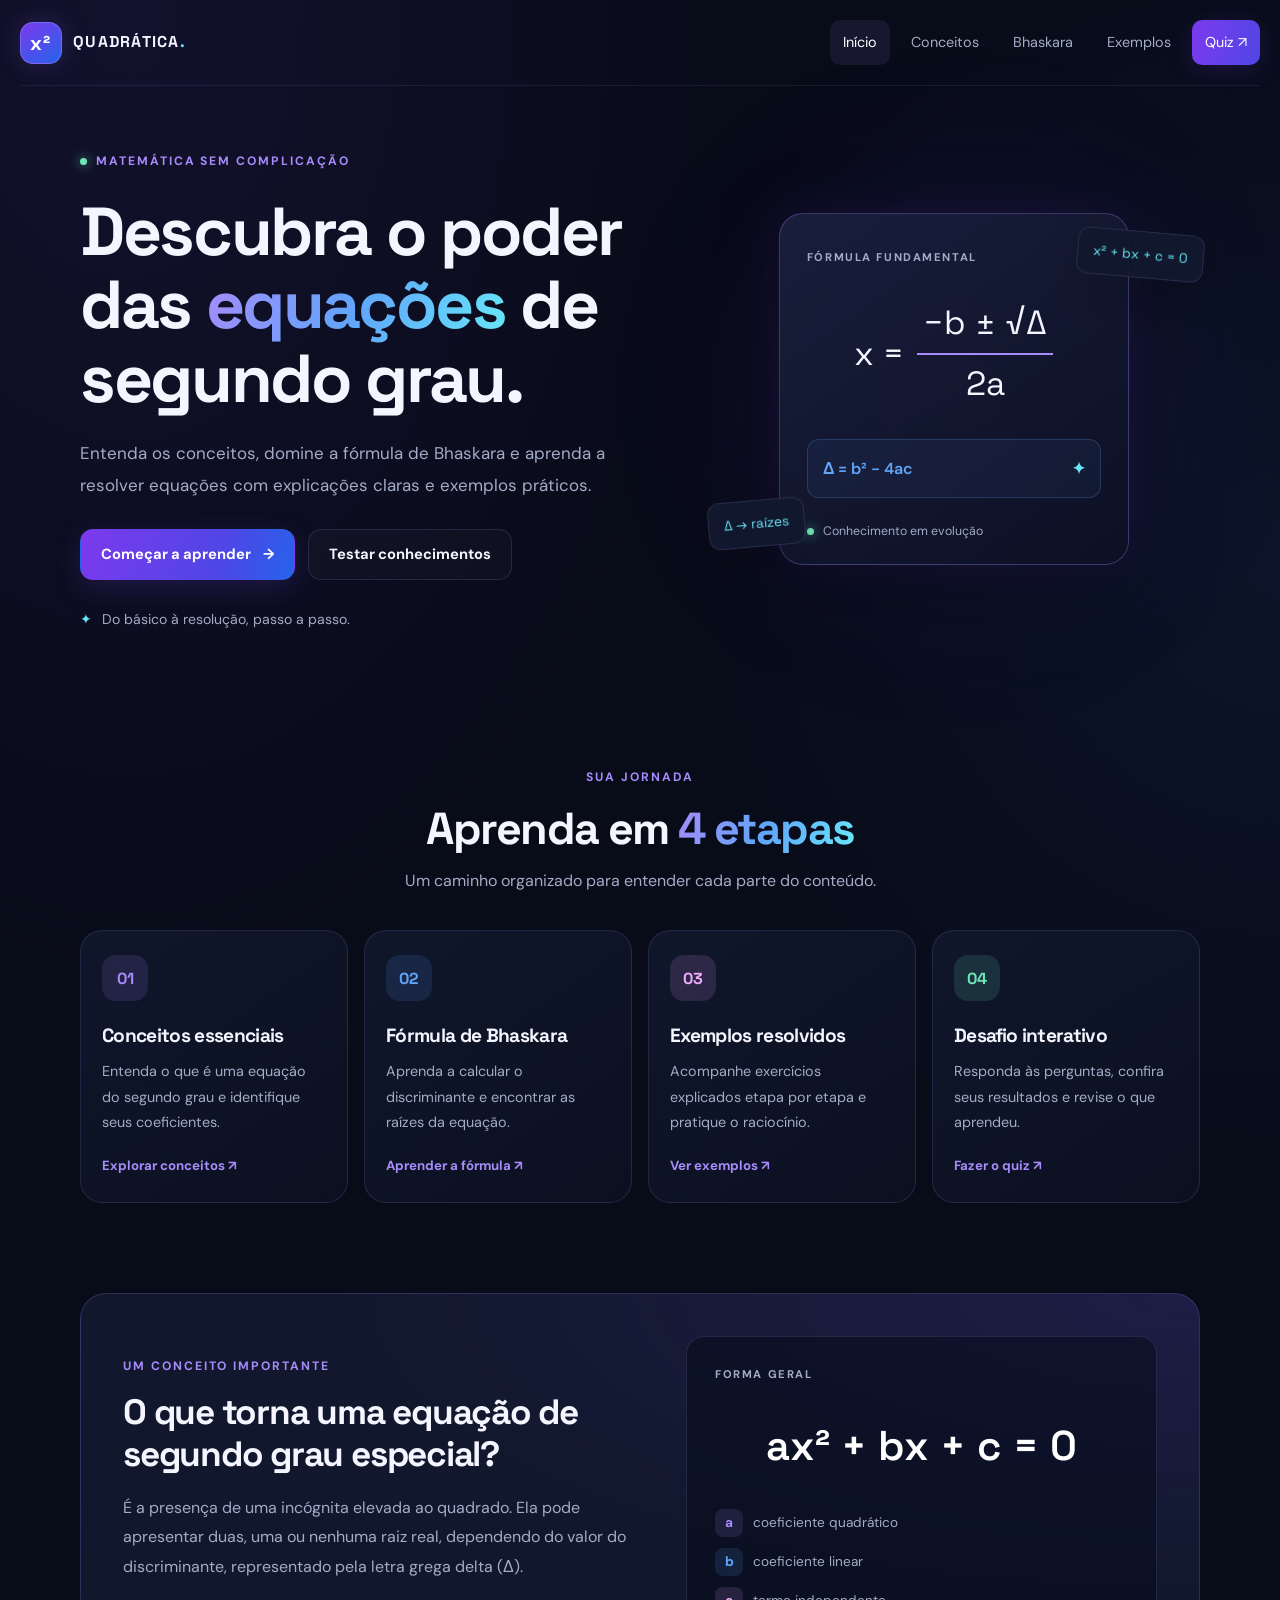
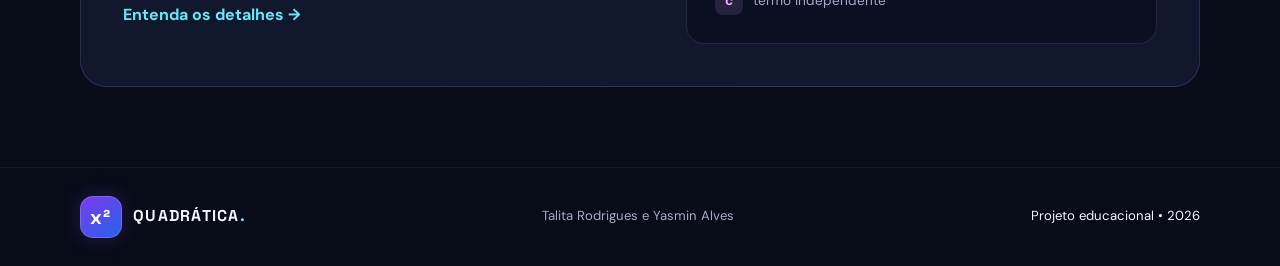
<file: index.html>
<!DOCTYPE html>
<html lang="pt-BR">
<head>
  <meta charset="UTF-8">
  <meta name="viewport" content="width=device-width, initial-scale=1.0">
  <meta name="description" content="Aprenda equações do segundo grau com conceitos, fórmula de Bhaskara, exemplos e quiz.">
  <title>Quadrática | Matemática</title>
  <link rel="stylesheet" href="style.css">
  <script src="script.js" defer></script>
</head>
<body>
  <header class="header">
    <a class="logo" href="index.html">
      <span class="logo-icon">x²</span>
      <span>QUADRÁTICA<span class="logo-dot">.</span></span>
    </a>

    <button class="menu-toggle" aria-label="Abrir menu" aria-expanded="false">
      ☰
    </button>

    <nav class="nav">
      <a class="active" href="index.html">Início</a>
      <a href="conceitos.html">Conceitos</a>
      <a href="bhaskara.html">Bhaskara</a>
      <a href="exemplos.html">Exemplos</a>
      <a class="nav-quiz" href="quiz.html">Quiz ↗</a>
    </nav>
  </header>

  <main>
    <section class="hero container">
      <div class="hero-content">
        <span class="eyebrow"><span class="status-dot"></span> MATEMÁTICA SEM COMPLICAÇÃO</span>

        <h1>Descubra o poder das <span class="gradient-text">equações</span> de segundo grau.</h1>

        <p class="hero-description">
          Entenda os conceitos, domine a fórmula de Bhaskara e aprenda
          a resolver equações com explicações claras e exemplos práticos.
        </p>

        <div class="hero-actions">
          <a href="conceitos.html" class="button button-primary">
            Começar a aprender <span>→</span>
          </a>
          <a href="quiz.html" class="button button-secondary">
            Testar conhecimentos
          </a>
        </div>

        <div class="hero-note">
          <span class="note-icon">✦</span>
          Do básico à resolução, passo a passo.
        </div>
      </div>

      <div class="hero-visual">
        <div class="orbit orbit-one"></div>
        <div class="orbit orbit-two"></div>

        <div class="math-card">
          <span class="math-card-label">FÓRMULA FUNDAMENTAL</span>
          <div class="big-formula">
            x = <span class="fraction">
              <span class="numerator">−b ± √Δ</span>
              <span class="denominator">2a</span>
            </span>
          </div>
          <div class="delta-box">
            <span>Δ = b² − 4ac</span>
            <span class="delta-symbol">✦</span>
          </div>
          <div class="math-card-footer">
            <span class="status-dot"></span>
            <span>Conhecimento em evolução</span>
          </div>
        </div>

        <div class="floating-tag tag-top">x² + bx + c = 0</div>
        <div class="floating-tag tag-bottom">Δ → raízes</div>
      </div>
    </section>

    <section class="container section">
      <div class="section-heading">
        <span class="eyebrow">SUA JORNADA</span>
        <h2>Aprenda em <span class="gradient-text">4 etapas</span></h2>
        <p>Um caminho organizado para entender cada parte do conteúdo.</p>
      </div>

      <div class="card-grid">
        <a class="feature-card" href="conceitos.html">
          <span class="card-icon purple">01</span>
          <h3>Conceitos essenciais</h3>
          <p>Entenda o que é uma equação do segundo grau e identifique seus coeficientes.</p>
          <span class="card-link">Explorar conceitos ↗</span>
        </a>

        <a class="feature-card" href="bhaskara.html">
          <span class="card-icon blue">02</span>
          <h3>Fórmula de Bhaskara</h3>
          <p>Aprenda a calcular o discriminante e encontrar as raízes da equação.</p>
          <span class="card-link">Aprender a fórmula ↗</span>
        </a>

        <a class="feature-card" href="exemplos.html">
          <span class="card-icon pink">03</span>
          <h3>Exemplos resolvidos</h3>
          <p>Acompanhe exercícios explicados etapa por etapa e pratique o raciocínio.</p>
          <span class="card-link">Ver exemplos ↗</span>
        </a>

        <a class="feature-card" href="quiz.html">
          <span class="card-icon green">04</span>
          <h3>Desafio interativo</h3>
          <p>Responda às perguntas, confira seus resultados e revise o que aprendeu.</p>
          <span class="card-link">Fazer o quiz ↗</span>
        </a>
      </div>
    </section>

    <section class="container highlight-section">
      <div>
        <span class="eyebrow">UM CONCEITO IMPORTANTE</span>
        <h2>O que torna uma equação de segundo grau especial?</h2>
        <p>
          É a presença de uma incógnita elevada ao quadrado. Ela pode
          apresentar duas, uma ou nenhuma raiz real, dependendo do valor
          do discriminante, representado pela letra grega delta (Δ).
        </p>
        <a href="conceitos.html" class="text-link">Entenda os detalhes →</a>
      </div>

      <div class="highlight-formula">
        <span class="formula-caption">FORMA GERAL</span>
        <p>ax² + bx + c = 0</p>
        <div class="formula-legend">
          <span><b class="legend-a">a</b> coeficiente quadrático</span>
          <span><b class="legend-b">b</b> coeficiente linear</span>
          <span><b class="legend-c">c</b> termo independente</span>
        </div>
      </div>
    </section>
  </main>

  <footer class="footer">
    <a class="logo" href="index.html">
      <span class="logo-icon">x²</span>
      <span>QUADRÁTICA<span class="logo-dot">.</span></span>
    </a>
    <p>Talita Rodrigues e Yasmin Alves</p>
    <span>Projeto educacional • 2026</span>
  </footer>
</body>
</html>
</file>
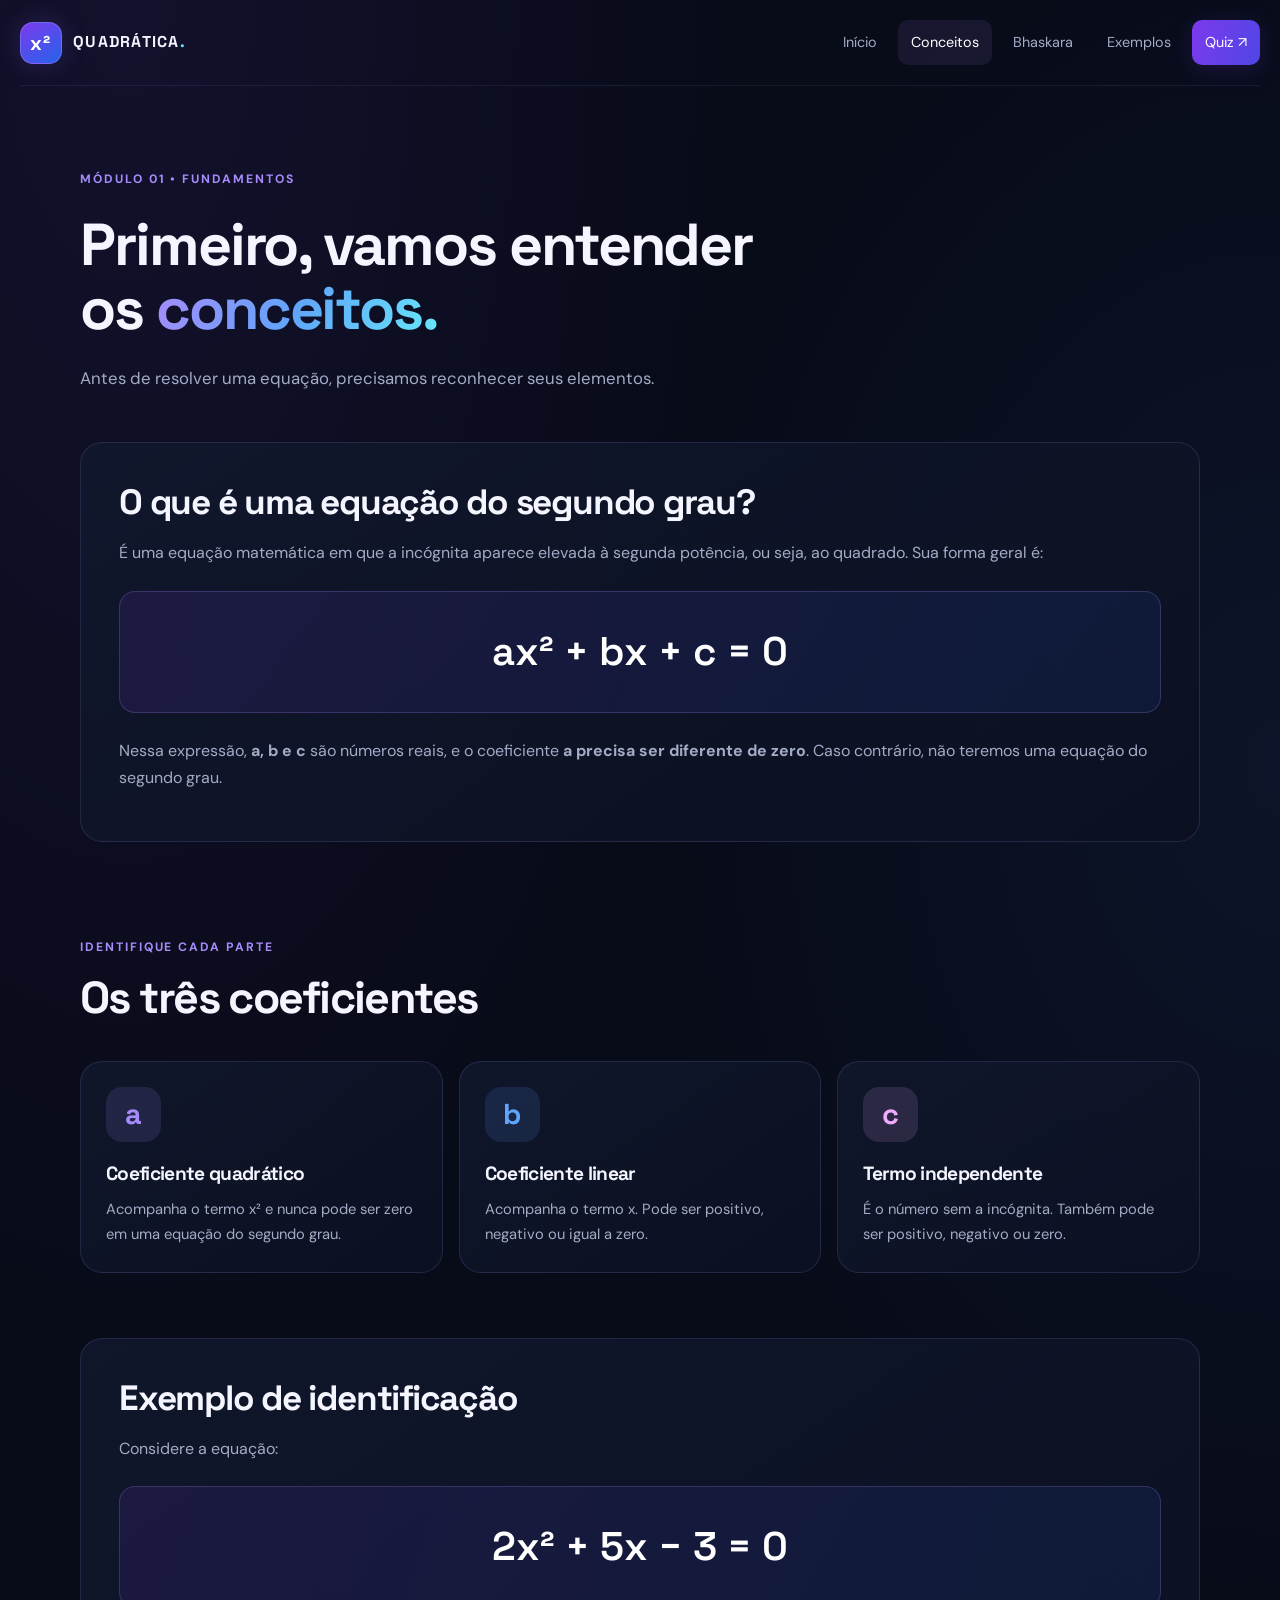
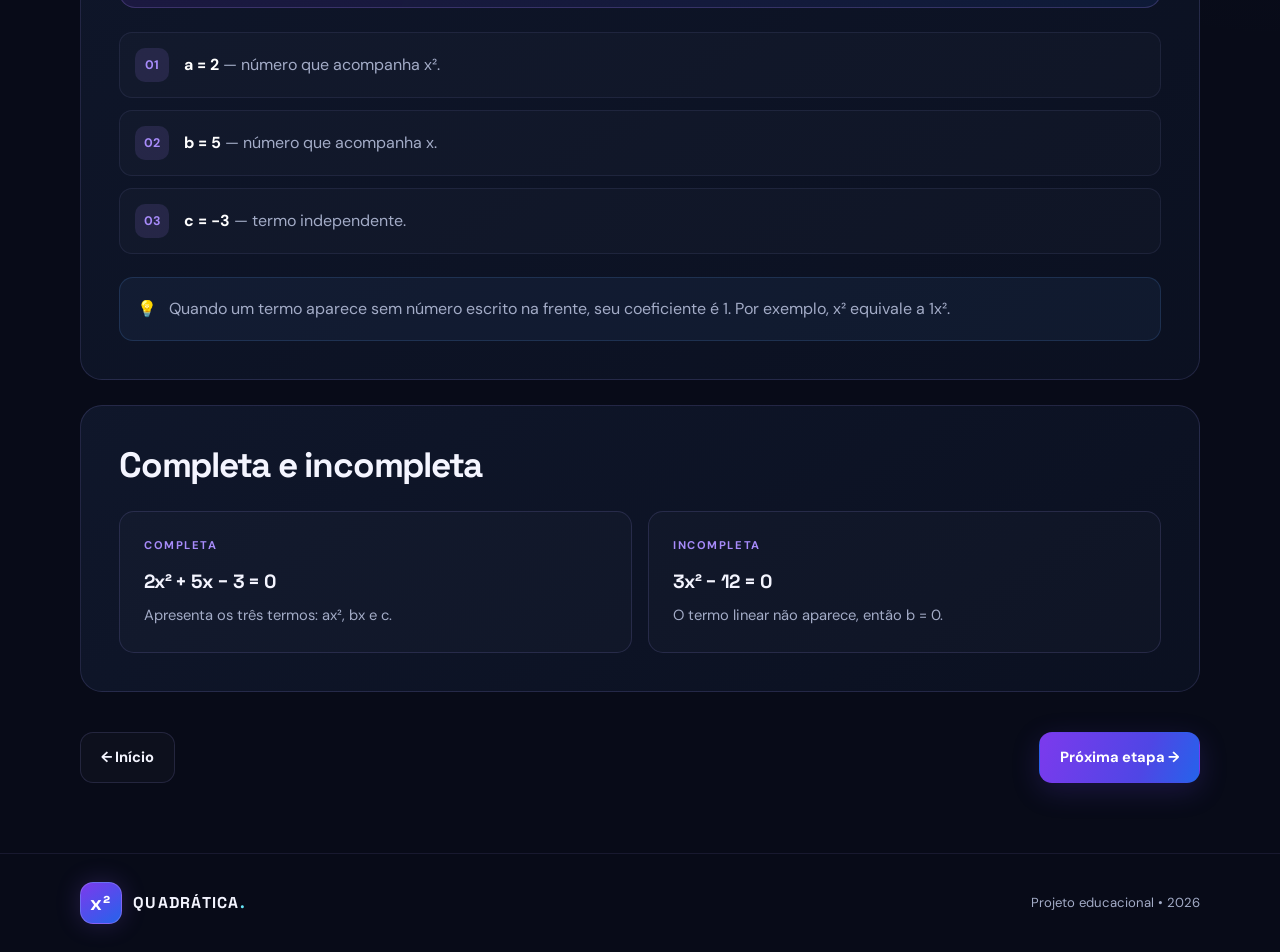
<file: conceitos.html>
<!DOCTYPE html>
<html lang="pt-BR">
<head>
  <meta charset="UTF-8">
  <meta name="viewport" content="width=device-width, initial-scale=1.0">
  <title>Conceitos | Quadrática</title>
  <link rel="stylesheet" href="style.css">
  <script src="script.js" defer></script>
</head>
<body>
  <header class="header">
    <a class="logo" href="index.html">
      <span class="logo-icon">x²</span>
      <span>QUADRÁTICA<span class="logo-dot">.</span></span>
    </a>
    <button class="menu-toggle" aria-label="Abrir menu" aria-expanded="false">☰</button>
    <nav class="nav">
      <a href="index.html">Início</a>
      <a class="active" href="conceitos.html">Conceitos</a>
      <a href="bhaskara.html">Bhaskara</a>
      <a href="exemplos.html">Exemplos</a>
      <a class="nav-quiz" href="quiz.html">Quiz ↗</a>
    </nav>
  </header>

  <main class="container page-content">
    <section class="page-hero">
      <span class="eyebrow">MÓDULO 01 • FUNDAMENTOS</span>
      <h1>Primeiro, vamos entender os <span class="gradient-text">conceitos.</span></h1>
      <p>Antes de resolver uma equação, precisamos reconhecer seus elementos.</p>
    </section>

    <section class="content-panel">
      <h2>O que é uma equação do segundo grau?</h2>
      <p>
        É uma equação matemática em que a incógnita aparece elevada à
        segunda potência, ou seja, ao quadrado. Sua forma geral é:
      </p>
      <div class="equation-display">ax² + bx + c = 0</div>
      <p>
        Nessa expressão, <strong>a, b e c</strong> são números reais,
        e o coeficiente <strong>a precisa ser diferente de zero</strong>.
        Caso contrário, não teremos uma equação do segundo grau.
      </p>
    </section>

    <section class="section">
      <div class="section-heading left-heading">
        <span class="eyebrow">IDENTIFIQUE CADA PARTE</span>
        <h2>Os três coeficientes</h2>
      </div>

      <div class="coefficient-grid">
        <article class="coefficient-card">
          <span class="coefficient-letter letter-purple">a</span>
          <h3>Coeficiente quadrático</h3>
          <p>Acompanha o termo x² e nunca pode ser zero em uma equação do segundo grau.</p>
        </article>
        <article class="coefficient-card">
          <span class="coefficient-letter letter-blue">b</span>
          <h3>Coeficiente linear</h3>
          <p>Acompanha o termo x. Pode ser positivo, negativo ou igual a zero.</p>
        </article>
        <article class="coefficient-card">
          <span class="coefficient-letter letter-pink">c</span>
          <h3>Termo independente</h3>
          <p>É o número sem a incógnita. Também pode ser positivo, negativo ou zero.</p>
        </article>
      </div>
    </section>

    <section class="content-panel">
      <h2>Exemplo de identificação</h2>
      <p>Considere a equação:</p>
      <div class="equation-display">2x² + 5x − 3 = 0</div>
      <div class="steps-list">
        <div class="step"><span>01</span><p><strong>a = 2</strong> — número que acompanha x².</p></div>
        <div class="step"><span>02</span><p><strong>b = 5</strong> — número que acompanha x.</p></div>
        <div class="step"><span>03</span><p><strong>c = −3</strong> — termo independente.</p></div>
      </div>
      <div class="info-box">
        <span>💡</span>
        <p>Quando um termo aparece sem número escrito na frente, seu coeficiente é 1. Por exemplo, x² equivale a 1x².</p>
      </div>
    </section>

    <section class="content-panel">
      <h2>Completa e incompleta</h2>
      <div class="comparison-grid">
        <div class="comparison-item">
          <span class="mini-label">COMPLETA</span>
          <h3>2x² + 5x − 3 = 0</h3>
          <p>Apresenta os três termos: ax², bx e c.</p>
        </div>
        <div class="comparison-item">
          <span class="mini-label">INCOMPLETA</span>
          <h3>3x² − 12 = 0</h3>
          <p>O termo linear não aparece, então b = 0.</p>
        </div>
      </div>
    </section>

    <div class="page-navigation">
      <a class="button button-secondary" href="index.html">← Início</a>
      <a class="button button-primary" href="bhaskara.html">Próxima etapa →</a>
    </div>
  </main>

  <footer class="footer">
    <a class="logo" href="index.html"><span class="logo-icon">x²</span><span>QUADRÁTICA<span class="logo-dot">.</span></span></a>
    <p>Projeto educacional • 2026</p>
  </footer>
</body>
</html>
</file>
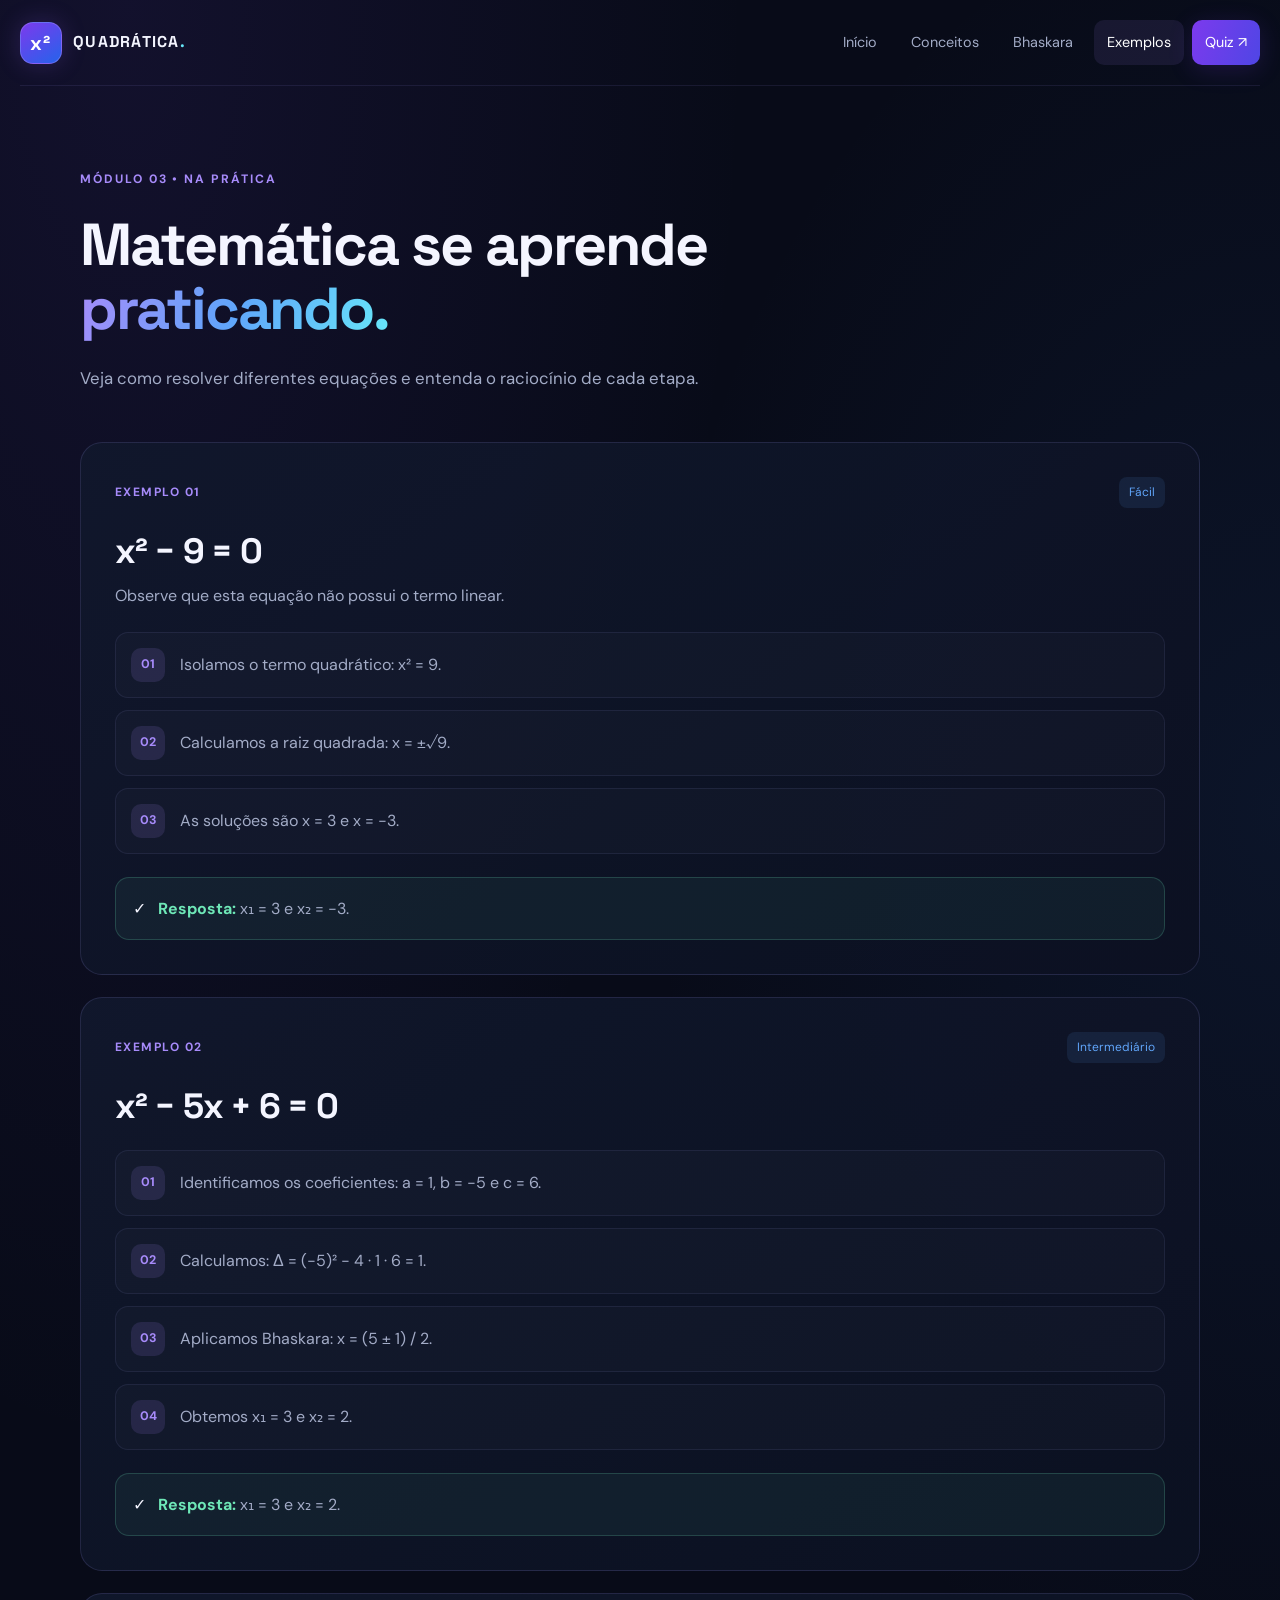
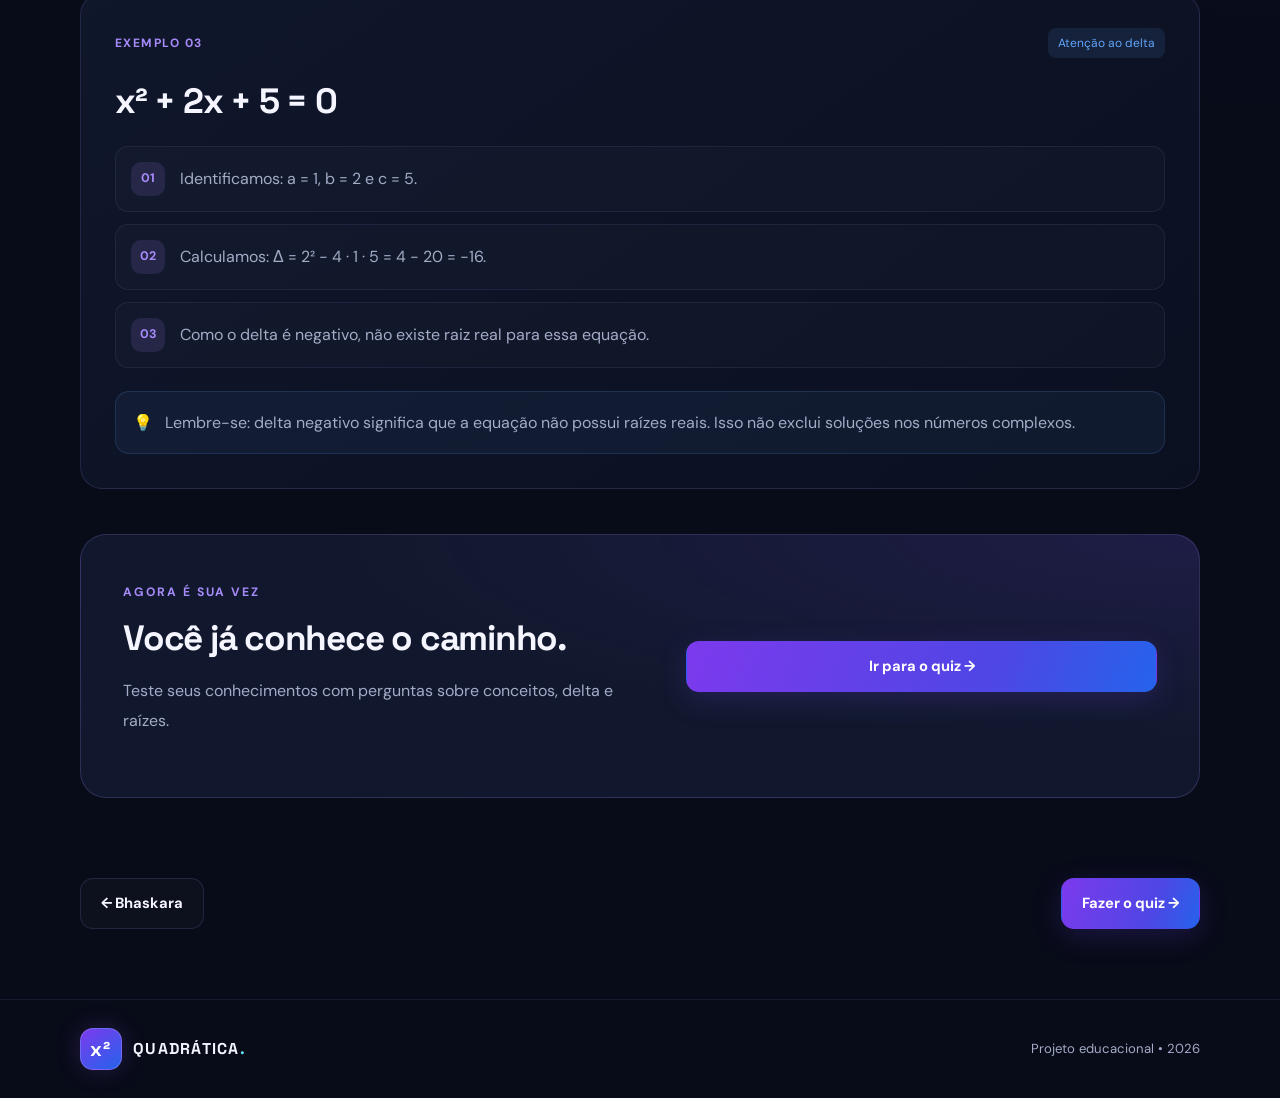
<file: exemplos.html>
<!DOCTYPE html>
<html lang="pt-BR">
<head>
  <meta charset="UTF-8">
  <meta name="viewport" content="width=device-width, initial-scale=1.0">
  <title>Exemplos | Quadrática</title>
  <link rel="stylesheet" href="style.css">
  <script src="script.js" defer></script>
</head>
<body>
  <header class="header">
    <a class="logo" href="index.html"><span class="logo-icon">x²</span><span>QUADRÁTICA<span class="logo-dot">.</span></span></a>
    <button class="menu-toggle" aria-label="Abrir menu" aria-expanded="false">☰</button>
    <nav class="nav">
      <a href="index.html">Início</a>
      <a href="conceitos.html">Conceitos</a>
      <a href="bhaskara.html">Bhaskara</a>
      <a class="active" href="exemplos.html">Exemplos</a>
      <a class="nav-quiz" href="quiz.html">Quiz ↗</a>
    </nav>
  </header>

  <main class="container page-content">
    <section class="page-hero">
      <span class="eyebrow">MÓDULO 03 • NA PRÁTICA</span>
      <h1>Matemática se aprende <span class="gradient-text">praticando.</span></h1>
      <p>Veja como resolver diferentes equações e entenda o raciocínio de cada etapa.</p>
    </section>

    <article class="example-card">
      <div class="example-header">
        <span class="example-number">EXEMPLO 01</span>
        <span class="difficulty">Fácil</span>
      </div>
      <h2>x² − 9 = 0</h2>
      <p>Observe que esta equação não possui o termo linear.</p>
      <div class="steps-list">
        <div class="step"><span>01</span><p>Isolamos o termo quadrático: x² = 9.</p></div>
        <div class="step"><span>02</span><p>Calculamos a raiz quadrada: x = ±√9.</p></div>
        <div class="step"><span>03</span><p>As soluções são x = 3 e x = −3.</p></div>
      </div>
      <div class="success-box"><span>✓</span><p><strong>Resposta:</strong> x₁ = 3 e x₂ = −3.</p></div>
    </article>

    <article class="example-card">
      <div class="example-header">
        <span class="example-number">EXEMPLO 02</span>
        <span class="difficulty">Intermediário</span>
      </div>
      <h2>x² − 5x + 6 = 0</h2>
      <div class="steps-list">
        <div class="step"><span>01</span><p>Identificamos os coeficientes: a = 1, b = −5 e c = 6.</p></div>
        <div class="step"><span>02</span><p>Calculamos: Δ = (−5)² − 4 · 1 · 6 = 1.</p></div>
        <div class="step"><span>03</span><p>Aplicamos Bhaskara: x = (5 ± 1) / 2.</p></div>
        <div class="step"><span>04</span><p>Obtemos x₁ = 3 e x₂ = 2.</p></div>
      </div>
      <div class="success-box"><span>✓</span><p><strong>Resposta:</strong> x₁ = 3 e x₂ = 2.</p></div>
    </article>

    <article class="example-card">
      <div class="example-header">
        <span class="example-number">EXEMPLO 03</span>
        <span class="difficulty">Atenção ao delta</span>
      </div>
      <h2>x² + 2x + 5 = 0</h2>
      <div class="steps-list">
        <div class="step"><span>01</span><p>Identificamos: a = 1, b = 2 e c = 5.</p></div>
        <div class="step"><span>02</span><p>Calculamos: Δ = 2² − 4 · 1 · 5 = 4 − 20 = −16.</p></div>
        <div class="step"><span>03</span><p>Como o delta é negativo, não existe raiz real para essa equação.</p></div>
      </div>
      <div class="info-box"><span>💡</span><p>Lembre-se: delta negativo significa que a equação não possui raízes reais. Isso não exclui soluções nos números complexos.</p></div>
    </article>

    <section class="highlight-section practice-callout">
      <div>
        <span class="eyebrow">AGORA É SUA VEZ</span>
        <h2>Você já conhece o caminho.</h2>
        <p>Teste seus conhecimentos com perguntas sobre conceitos, delta e raízes.</p>
      </div>
      <a href="quiz.html" class="button button-primary">Ir para o quiz →</a>
    </section>

    <div class="page-navigation">
      <a class="button button-secondary" href="bhaskara.html">← Bhaskara</a>
      <a class="button button-primary" href="quiz.html">Fazer o quiz →</a>
    </div>
  </main>

  <footer class="footer">
    <a class="logo" href="index.html"><span class="logo-icon">x²</span><span>QUADRÁTICA<span class="logo-dot">.</span></span></a>
    <p>Projeto educacional • 2026</p>
  </footer>
</body>
</html>
</file>
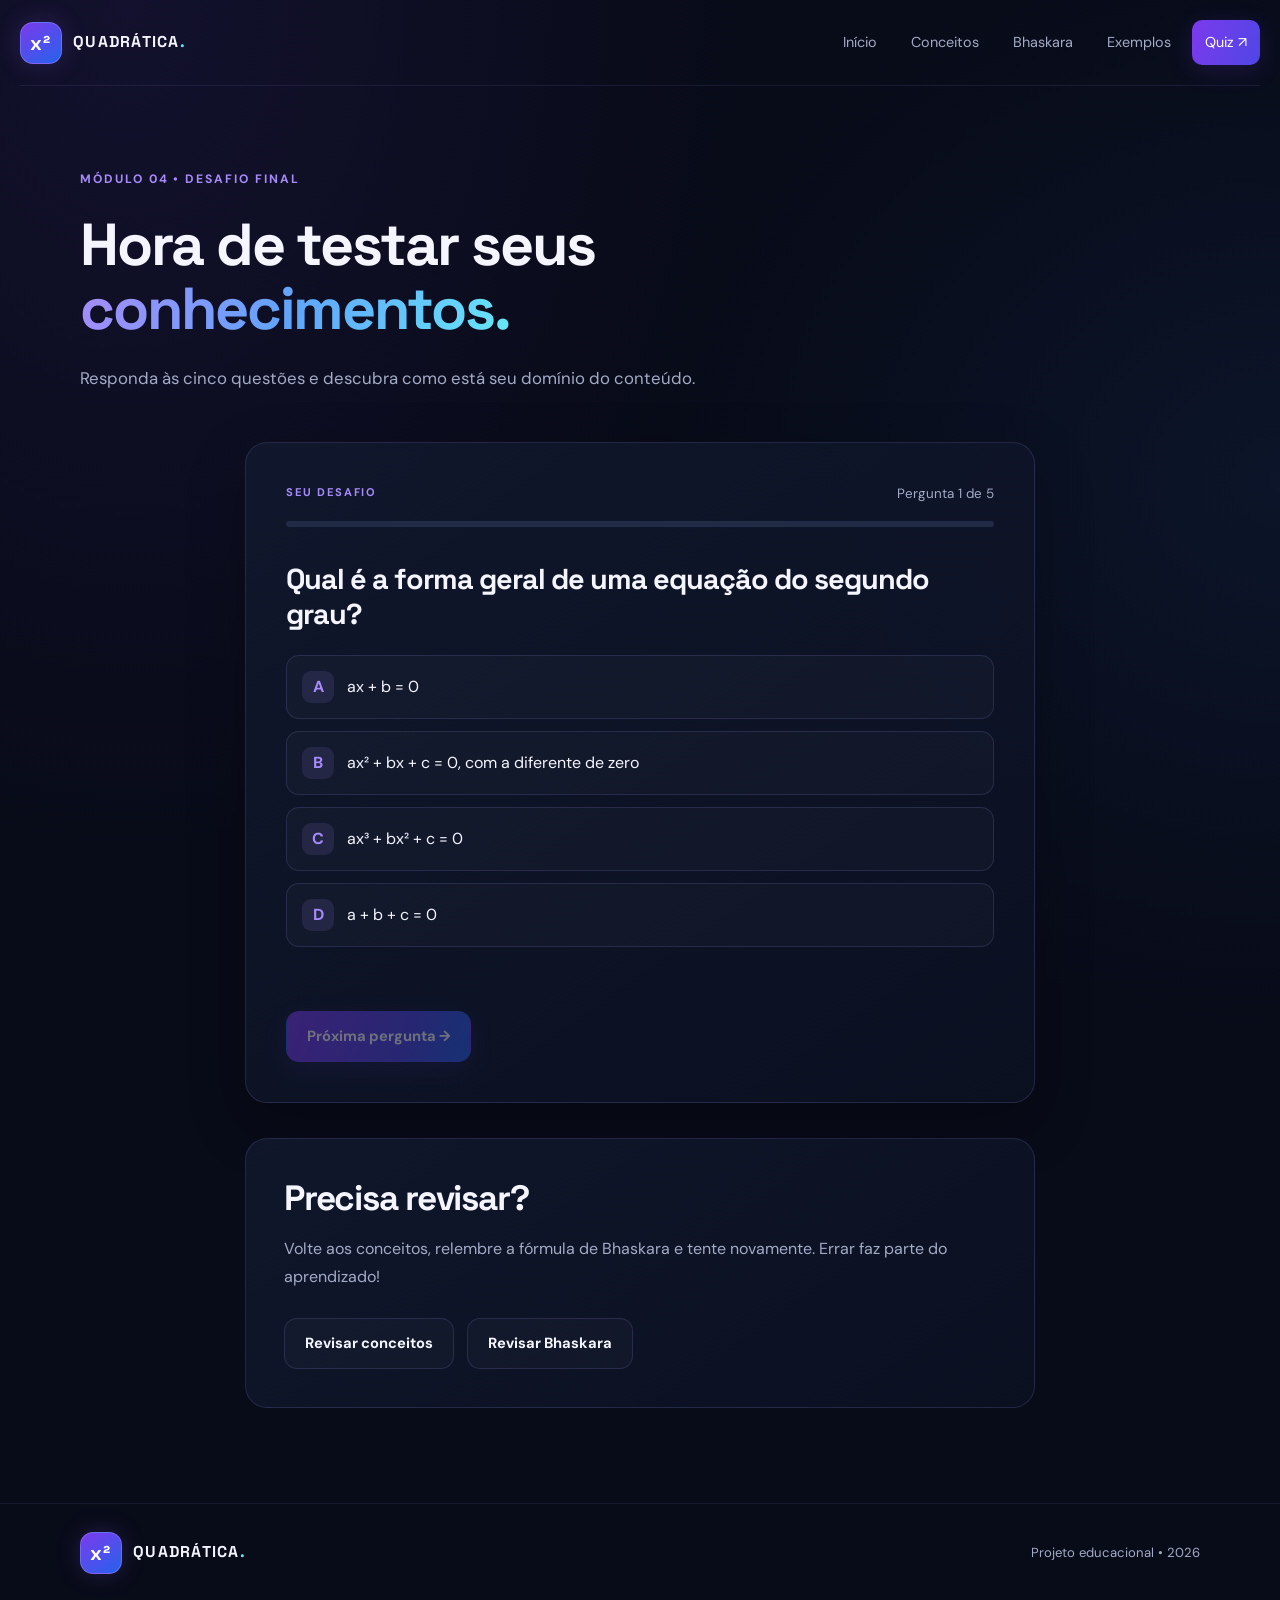
<file: quiz.html>
<!DOCTYPE html>
<html lang="pt-BR">
<head>
  <meta charset="UTF-8">
  <meta name="viewport" content="width=device-width, initial-scale=1.0">
  <title>Quiz | Quadrática</title>
  <link rel="stylesheet" href="style.css">
  <script src="script.js" defer></script>
</head>
<body>
  <header class="header">
    <a class="logo" href="index.html"><span class="logo-icon">x²</span><span>QUADRÁTICA<span class="logo-dot">.</span></span></a>
    <button class="menu-toggle" aria-label="Abrir menu" aria-expanded="false">☰</button>
    <nav class="nav">
      <a href="index.html">Início</a>
      <a href="conceitos.html">Conceitos</a>
      <a href="bhaskara.html">Bhaskara</a>
      <a href="exemplos.html">Exemplos</a>
      <a class="nav-quiz active" href="quiz.html">Quiz ↗</a>
    </nav>
  </header>

  <main class="container page-content">
    <section class="page-hero">
      <span class="eyebrow">MÓDULO 04 • DESAFIO FINAL</span>
      <h1>Hora de testar seus <span class="gradient-text">conhecimentos.</span></h1>
      <p>Responda às cinco questões e descubra como está seu domínio do conteúdo.</p>
    </section>

    <section class="quiz-panel">
      <div class="quiz-top">
        <span class="mini-label">SEU DESAFIO</span>
        <span id="quiz-counter">Pergunta 1 de 5</span>
      </div>

      <div class="progress-track">
        <div id="quiz-progress" class="progress-fill"></div>
      </div>

      <div id="quiz-content">
        <h2 id="quiz-question">Qual é a forma geral de uma equação do segundo grau?</h2>
        <div id="quiz-options" class="quiz-options"></div>
        <p id="quiz-feedback" class="quiz-feedback" aria-live="polite"></p>
        <button id="quiz-next" class="button button-primary" disabled>Próxima pergunta →</button>
      </div>

      <div id="quiz-result" class="quiz-result" hidden>
        <div class="result-trophy">✦</div>
        <span class="eyebrow">DESAFIO CONCLUÍDO</span>
        <h2 id="quiz-final-title">Muito bem!</h2>
        <p id="quiz-score" class="score-display"></p>
        <p id="quiz-message"></p>
        <button id="quiz-restart" class="button button-primary">Tentar novamente ↻</button>
      </div>
    </section>

    <section class="content-panel quiz-tip">
      <h2>Precisa revisar?</h2>
      <p>Volte aos conceitos, relembre a fórmula de Bhaskara e tente novamente. Errar faz parte do aprendizado!</p>
      <div class="hero-actions">
        <a class="button button-secondary" href="conceitos.html">Revisar conceitos</a>
        <a class="button button-secondary" href="bhaskara.html">Revisar Bhaskara</a>
      </div>
    </section>
  </main>

  <footer class="footer">
    <a class="logo" href="index.html"><span class="logo-icon">x²</span><span>QUADRÁTICA<span class="logo-dot">.</span></span></a>
    <p>Projeto educacional • 2026</p>
  </footer>
</body>
</html>
</file>
<file: style.css>
/* =====================================
   QUADRÁTICA — DESIGN SYSTEM
   Azul-marinho + roxo + brilho
===================================== */

@import url('https://fonts.googleapis.com/css2?family=DM+Sans:wght@400;500;600;700&family=Space+Grotesk:wght@400;500;600;700&display=swap');

:root {
  --bg: #080b18;
  --bg-soft: #0d1224;
  --surface: #11182d;
  --surface-hover: #17213c;
  --border: rgba(169, 160, 255, 0.15);
  --text: #f4f5ff;
  --muted: #a3acc7;
  --purple: #a78bfa;
  --purple-bright: #8b5cf6;
  --blue: #60a5fa;
  --cyan: #67e8f9;
  --pink: #f0abfc;
  --green: #6ee7b7;
  --radius: 22px;
  --container: 1120px;
  --gradient: linear-gradient(110deg, #a78bfa, #60a5fa, #67e8f9);
  --shadow: 0 20px 60px rgba(0, 0, 0, 0.24);
}

* {
  box-sizing: border-box;
  margin: 0;
  padding: 0;
}

html {
  scroll-behavior: smooth;
}

body {
  min-height: 100vh;
  background:
    radial-gradient(ellipse at 10% 0%, rgba(91, 57, 185, 0.13), transparent 38%),
    radial-gradient(ellipse at 100% 30%, rgba(45, 105, 190, 0.10), transparent 35%),
    var(--bg);
  color: var(--text);
  font-family: 'DM Sans', sans-serif;
  line-height: 1.7;
  overflow-x: hidden;
}

body::before {
  content: "";
  position: fixed;
  inset: 0;
  pointer-events: none;
  z-index: -1;
  opacity: 0.15;
  background-image: radial-gradient(rgba(255, 255, 255, 0.2) 0.6px, transparent 0.6px);
  background-size: 24px 24px;
}

a {
  color: inherit;
  text-decoration: none;
}

button,
input {
  font: inherit;
}

button,
a {
  -webkit-tap-highlight-color: transparent;
}

button:focus-visible,
a:focus-visible,
input:focus-visible {
  outline: 2px solid var(--cyan);
  outline-offset: 4px;
}

p {
  color: var(--muted);
}

h1,
h2,
h3 {
  font-family: 'Space Grotesk', sans-serif;
  line-height: 1.2;
  letter-spacing: -0.035em;
}

h2 {
  font-size: clamp(1.55rem, 3vw, 2.2rem);
  margin-bottom: 16px;
}

h3 {
  font-size: 1.2rem;
}

.container {
  width: min(var(--container), calc(100% - 40px));
  margin-inline: auto;
}

/* HEADER */

.header {
  width: min(1240px, calc(100% - 40px));
  margin: 0 auto;
  min-height: 86px;
  display: flex;
  align-items: center;
  justify-content: space-between;
  gap: 28px;
  border-bottom: 1px solid rgba(169, 160, 255, 0.10);
}

.logo {
  display: inline-flex;
  align-items: center;
  gap: 11px;
  font-family: 'Space Grotesk', sans-serif;
  font-size: 0.98rem;
  font-weight: 700;
  letter-spacing: 0.08em;
  white-space: nowrap;
}

.logo-icon {
  width: 42px;
  height: 42px;
  display: grid;
  place-items: center;
  border: 1px solid rgba(167, 139, 250, 0.45);
  border-radius: 13px;
  color: white;
  background: linear-gradient(145deg, #7c3aed, #2563eb);
  box-shadow: 0 0 24px rgba(139, 92, 246, 0.22);
  font-size: 1.25rem;
}

.logo-dot {
  color: var(--cyan);
}

.nav {
  display: flex;
  align-items: center;
  gap: 8px;
}

.nav a {
  padding: 10px 13px;
  border-radius: 10px;
  color: var(--muted);
  font-size: 0.9rem;
  transition: 0.25s ease;
}

.nav a:hover,
.nav a.active {
  color: white;
  background: rgba(167, 139, 250, 0.10);
}

.nav a.nav-quiz {
  color: white;
  background: linear-gradient(110deg, #7c3aed, #4f46e5);
  box-shadow: 0 5px 24px rgba(124, 58, 237, 0.18);
}

.nav a.nav-quiz:hover {
  transform: translateY(-2px);
  box-shadow: 0 8px 28px rgba(124, 58, 237, 0.35);
}

.menu-toggle {
  display: none;
  border: 1px solid var(--border);
  border-radius: 10px;
  padding: 7px 12px;
  background: var(--surface);
  color: white;
  font-size: 1.4rem;
  cursor: pointer;
}

/* TEXTOS E BOTÕES */

.gradient-text {
  background: var(--gradient);
  -webkit-background-clip: text;
  background-clip: text;
  color: transparent;
}

.eyebrow {
  display: inline-flex;
  align-items: center;
  gap: 9px;
  color: var(--purple);
  font-size: 0.76rem;
  font-weight: 700;
  letter-spacing: 0.16em;
}

.status-dot {
  width: 7px;
  height: 7px;
  display: inline-block;
  flex-shrink: 0;
  border-radius: 50%;
  background: var(--green);
  box-shadow: 0 0 12px rgba(110, 231, 183, 0.8);
}

.button {
  display: inline-flex;
  justify-content: center;
  align-items: center;
  gap: 12px;
  min-height: 49px;
  padding: 12px 20px;
  border: 1px solid transparent;
  border-radius: 13px;
  cursor: pointer;
  font-size: 0.92rem;
  font-weight: 700;
  transition: transform 0.25s, box-shadow 0.25s, background 0.25s;
}

.button:hover:not(:disabled) {
  transform: translateY(-3px);
}

.button-primary {
  color: white;
  background: linear-gradient(110deg, #7c3aed, #4f46e5 65%, #2563eb);
  box-shadow: 0 8px 28px rgba(91, 61, 201, 0.23);
}

.button-primary:hover:not(:disabled) {
  box-shadow: 0 12px 32px rgba(91, 61, 201, 0.42);
}

.button-secondary {
  color: var(--text);
  background: rgba(255, 255, 255, 0.025);
  border-color: var(--border);
}

.button-secondary:hover {
  background: rgba(167, 139, 250, 0.09);
}

.button:disabled {
  opacity: 0.4;
  cursor: not-allowed;
}

/* PÁGINA INICIAL */

.hero {
  display: grid;
  grid-template-columns: 1.08fr 0.92fr;
  align-items: center;
  gap: 50px;
  min-height: 600px;
  padding-top: 60px;
  padding-bottom: 65px;
}

.hero h1,
.page-hero h1 {
  margin: 22px 0;
  max-width: 720px;
  font-size: clamp(2.7rem, 5.3vw, 4.5rem);
  line-height: 1.08;
}

.hero-description {
  max-width: 570px;
  font-size: 1.06rem;
  line-height: 1.9;
}

.hero-actions {
  display: flex;
  flex-wrap: wrap;
  gap: 13px;
  margin-top: 28px;
}

.hero-note {
  display: flex;
  align-items: center;
  gap: 10px;
  margin-top: 28px;
  color: var(--muted);
  font-size: 0.88rem;
}

.note-icon {
  color: var(--cyan);
}

.hero-visual {
  min-height: 410px;
  display: grid;
  place-items: center;
  position: relative;
  isolation: isolate;
}

.hero-visual::before {
  content: "";
  position: absolute;
  z-index: -1;
  width: 300px;
  height: 300px;
  border-radius: 50%;
  background: #6336c8;
  filter: blur(110px);
  opacity: 0.24;
}

.orbit {
  position: absolute;
  border: 1px solid rgba(167, 139, 250, 0.18);
  border-radius: 50%;
  transform: rotate(-24deg);
}

.orbit-one {
  width: 370px;
  height: 170px;
}

.orbit-two {
  width: 320px;
  height: 290px;
  transform: rotate(52deg);
}

.math-card {
  width: min(100%, 350px);
  padding: 34px 27px 22px;
  border: 1px solid rgba(167, 139, 250, 0.3);
  border-radius: 24px;
  background: linear-gradient(145deg, rgba(26, 31, 61, 0.95), rgba(12, 17, 36, 0.96));
  box-shadow: 0 25px 90px rgba(0, 0, 0, 0.32), 0 0 45px rgba(124, 58, 237, 0.12);
  backdrop-filter: blur(20px);
  animation: float 5s ease-in-out infinite;
}

.math-card-label,
.formula-caption,
.mini-label {
  display: block;
  color: var(--muted);
  font-size: 0.7rem;
  font-weight: 700;
  letter-spacing: 0.14em;
}

.big-formula {
  display: flex;
  align-items: center;
  justify-content: center;
  gap: 13px;
  margin: 32px 0;
  font-family: 'Space Grotesk', sans-serif;
  font-size: 2.1rem;
  white-space: nowrap;
}

.fraction {
  display: inline-flex;
  flex-direction: column;
  align-items: center;
  line-height: 1.4;
  vertical-align: middle;
}

.numerator {
  padding: 0 6px 7px;
  border-bottom: 2px solid var(--purple);
}

.denominator {
  padding-top: 5px;
}

.delta-box {
  display: flex;
  align-items: center;
  justify-content: space-between;
  gap: 10px;
  padding: 15px;
  border: 1px solid rgba(96, 165, 250, 0.22);
  border-radius: 12px;
  background: rgba(96, 165, 250, 0.06);
  color: var(--blue);
  font-weight: 600;
}

.delta-symbol {
  color: var(--cyan);
}

.math-card-footer {
  display: flex;
  align-items: center;
  gap: 9px;
  margin-top: 23px;
  color: var(--muted);
  font-size: 0.77rem;
}

.floating-tag {
  position: absolute;
  padding: 11px 15px;
  border: 1px solid var(--border);
  border-radius: 12px;
  background: rgba(17, 24, 45, 0.95);
  color: var(--cyan);
  box-shadow: var(--shadow);
  font-family: 'Space Grotesk', sans-serif;
  font-size: 0.85rem;
}

.tag-top {
  top: 47px;
  right: -4px;
  transform: rotate(5deg);
}

.tag-bottom {
  bottom: 47px;
  left: 0;
  transform: rotate(-5deg);
}

.section {
  padding-top: 65px;
  padding-bottom: 65px;
}

.section-heading {
  text-align: center;
  margin-bottom: 36px;
}

.section-heading h2 {
  margin: 12px 0;
  font-size: clamp(2rem, 4vw, 2.8rem);
}

.section-heading p {
  max-width: 570px;
  margin: 0 auto;
}

.left-heading {
  text-align: left;
}

.left-heading p {
  margin: 0;
}

/* CARDS */

.card-grid {
  display: grid;
  grid-template-columns: repeat(4, minmax(0, 1fr));
  gap: 16px;
}

.feature-card,
.coefficient-card,
.content-panel,
.example-card,
.quiz-panel {
  border: 1px solid var(--border);
  border-radius: var(--radius);
  background: linear-gradient(145deg, rgba(17, 24, 45, 0.9), rgba(12, 17, 34, 0.9));
}

.feature-card {
  min-height: 270px;
  display: flex;
  flex-direction: column;
  align-items: flex-start;
  padding: 24px 21px;
  transition: transform 0.3s, border-color 0.3s, background 0.3s;
}

.feature-card:hover {
  transform: translateY(-6px);
  border-color: rgba(167, 139, 250, 0.48);
  background: linear-gradient(145deg, #171e39, #10162b);
}

.card-icon {
  display: grid;
  place-items: center;
  width: 46px;
  height: 46px;
  margin-bottom: 23px;
  border-radius: 14px;
  font-family: 'Space Grotesk', sans-serif;
  font-weight: 700;
}

.purple {
  color: var(--purple);
  background: rgba(167, 139, 250, 0.13);
}

.blue {
  color: var(--blue);
  background: rgba(96, 165, 250, 0.13);
}

.pink {
  color: var(--pink);
  background: rgba(240, 171, 252, 0.13);
}

.green {
  color: var(--green);
  background: rgba(110, 231, 183, 0.13);
}

.feature-card h3 {
  margin-bottom: 12px;
}

.feature-card p {
  font-size: 0.9rem;
  line-height: 1.75;
}

.card-link {
  margin-top: auto;
  padding-top: 20px;
  color: var(--purple);
  font-size: 0.83rem;
  font-weight: 700;
}

/* DESTAQUE */

.highlight-section {
  display: grid;
  grid-template-columns: 1fr 0.9fr;
  align-items: center;
  gap: 40px;
  margin-top: 25px;
  margin-bottom: 80px;
  padding: 42px;
  border: 1px solid rgba(167, 139, 250, 0.2);
  border-radius: 26px;
  background:
    radial-gradient(ellipse at 100% 0%, rgba(99, 54, 200, 0.16), transparent 55%),
    var(--surface);
}

.highlight-section h2 {
  margin: 13px 0 17px;
}

.highlight-section p {
  margin-bottom: 20px;
  line-height: 1.85;
}

.text-link {
  color: var(--cyan);
  font-weight: 700;
}

.highlight-formula {
  padding: 28px;
  border: 1px solid var(--border);
  border-radius: 18px;
  background: rgba(7, 11, 26, 0.55);
}

.highlight-formula > p {
  margin: 24px 0;
  color: white;
  font-family: 'Space Grotesk', sans-serif;
  font-size: clamp(1.8rem, 4vw, 2.6rem);
  font-weight: 600;
  text-align: center;
}

.formula-legend {
  display: grid;
  gap: 11px;
  font-size: 0.85rem;
}

.formula-legend span {
  display: flex;
  align-items: center;
  gap: 10px;
  color: var(--muted);
}

.formula-legend b {
  display: grid;
  place-items: center;
  width: 28px;
  height: 28px;
  border-radius: 8px;
}

.legend-a {
  color: var(--purple);
  background: rgba(167, 139, 250, 0.13);
}

.legend-b {
  color: var(--blue);
  background: rgba(96, 165, 250, 0.13);
}

.legend-c {
  color: var(--pink);
  background: rgba(240, 171, 252, 0.13);
}

/* PÁGINAS INTERNAS */

.page-content {
  padding-top: 48px;
  padding-bottom: 70px;
}

.page-hero {
  max-width: 800px;
  padding: 30px 0 48px;
}

.page-hero h1 {
  font-size: clamp(2.4rem, 5vw, 3.7rem);
}

.page-hero p {
  max-width: 680px;
  font-size: 1.05rem;
  line-height: 1.85;
}

.content-panel {
  padding: clamp(23px, 4vw, 38px);
  margin-bottom: 25px;
}

.content-panel > p {
  margin: 12px 0;
}

.equation-display {
  display: flex;
  align-items: center;
  justify-content: center;
  flex-wrap: wrap;
  gap: 10px;
  margin: 24px 0;
  padding: 26px 15px;
  border: 1px solid rgba(167, 139, 250, 0.23);
  border-radius: 16px;
  background: linear-gradient(110deg, rgba(124, 58, 237, 0.12), rgba(37, 99, 235, 0.10));
  color: white;
  font-family: 'Space Grotesk', sans-serif;
  font-size: clamp(1.8rem, 5vw, 2.5rem);
  font-weight: 600;
  text-align: center;
}

.large-equation {
  font-size: clamp(2rem, 5vw, 3rem);
  padding: 34px 15px;
}

.coefficient-grid,
.delta-grid,
.comparison-grid {
  display: grid;
  grid-template-columns: repeat(3, minmax(0, 1fr));
  gap: 16px;
}

.coefficient-card {
  padding: 25px;
}

.coefficient-letter {
  display: grid;
  place-items: center;
  width: 55px;
  height: 55px;
  margin-bottom: 20px;
  border-radius: 16px;
  font-family: 'Space Grotesk', sans-serif;
  font-size: 1.8rem;
  font-weight: 700;
}

.letter-purple {
  color: var(--purple);
  background: rgba(167, 139, 250, 0.13);
}

.letter-blue {
  color: var(--blue);
  background: rgba(96, 165, 250, 0.13);
}

.letter-pink {
  color: var(--pink);
  background: rgba(240, 171, 252, 0.13);
}

.coefficient-card h3 {
  margin-bottom: 12px;
}

.coefficient-card p,
.delta-card p,
.comparison-item p {
  font-size: 0.92rem;
}

.steps-list {
  display: grid;
  gap: 12px;
  margin: 23px 0;
}

.step {
  display: flex;
  align-items: flex-start;
  gap: 15px;
  padding: 15px;
  border: 1px solid rgba(169, 160, 255, 0.09);
  border-radius: 13px;
  background: rgba(255, 255, 255, 0.02);
}

.step > span {
  flex: 0 0 34px;
  display: grid;
  place-items: center;
  height: 34px;
  border-radius: 10px;
  background: rgba(167, 139, 250, 0.13);
  color: var(--purple);
  font-size: 0.78rem;
  font-weight: 700;
}

.step p {
  padding-top: 3px;
}

.step strong {
  color: white;
}

.info-box,
.success-box {
  display: flex;
  align-items: flex-start;
  gap: 12px;
  padding: 17px;
  margin-top: 20px;
  border: 1px solid rgba(96, 165, 250, 0.17);
  border-radius: 14px;
  background: rgba(96, 165, 250, 0.06);
}

.info-box > span,
.success-box > span {
  flex-shrink: 0;
}

.info-box p,
.success-box p {
  margin: 0;
}

.success-box {
  border-color: rgba(110, 231, 183, 0.2);
  background: rgba(110, 231, 183, 0.06);
}

.success-box p strong {
  color: var(--green);
}

.comparison-grid {
  grid-template-columns: repeat(2, minmax(0, 1fr));
  margin-top: 25px;
}

.comparison-item {
  padding: 24px;
  border: 1px solid var(--border);
  border-radius: 15px;
  background: rgba(255, 255, 255, 0.02);
}

.comparison-item h3 {
  margin: 15px 0 10px;
}

.mini-label {
  color: var(--purple);
}

.delta-grid {
  margin-top: 24px;
}

.delta-card {
  padding: 23px;
  border: 1px solid var(--border);
  border-radius: 16px;
  background: rgba(255, 255, 255, 0.02);
}

.delta-value {
  display: inline-block;
  margin-bottom: 15px;
  color: var(--cyan);
  font-family: 'Space Grotesk', sans-serif;
  font-size: 1.65rem;
  font-weight: 700;
}

.delta-card h3 {
  margin-bottom: 9px;
  font-size: 1.05rem;
}

/* CALCULADORA */

.calculator-form {
  display: grid;
  grid-template-columns: repeat(3, minmax(0, 1fr));
  gap: 15px;
  margin-top: 25px;
}

.calculator-form label {
  display: grid;
  gap: 8px;
  color: var(--muted);
  font-size: 0.88rem;
}

.calculator-form input {
  width: 100%;
  min-width: 0;
  padding: 13px;
  border: 1px solid var(--border);
  border-radius: 12px;
  background: #090e1f;
  color: white;
}

.calculator-form input:focus {
  border-color: var(--purple);
  outline: none;
  box-shadow: 0 0 0 3px rgba(167, 139, 250, 0.1);
}

.calculator-form button {
  grid-column: 1 / -1;
  justify-self: start;
}

.result-box {
  margin-top: 23px;
  padding: 23px;
  border: 1px solid rgba(167, 139, 250, 0.22);
  border-radius: 16px;
  background: rgba(124, 58, 237, 0.07);
}

.result-box p {
  margin-top: 12px;
  overflow-wrap: anywhere;
}

.result-box strong {
  color: white;
}

/* EXEMPLOS */

.example-card {
  padding: clamp(22px, 4vw, 34px);
  margin-bottom: 22px;
}

.example-header {
  display: flex;
  justify-content: space-between;
  align-items: center;
  gap: 12px;
  margin-bottom: 22px;
}

.example-number {
  color: var(--purple);
  font-size: 0.75rem;
  font-weight: 700;
  letter-spacing: 0.12em;
}

.difficulty {
  padding: 5px 10px;
  border-radius: 8px;
  background: rgba(96, 165, 250, 0.1);
  color: var(--blue);
  font-size: 0.75rem;
}

.example-card h2 {
  margin-bottom: 10px;
}

.example-card > p {
  margin-bottom: 18px;
}

.practice-callout {
  margin-top: 45px;
}

.practice-callout .button {
  align-self: center;
}

/* NAVEGAÇÃO ENTRE PÁGINAS */

.page-navigation {
  display: flex;
  justify-content: space-between;
  gap: 15px;
  margin-top: 40px;
}

/* QUIZ */

.quiz-panel {
  max-width: 790px;
  margin: 0 auto 35px;
  padding: clamp(22px, 5vw, 40px);
  box-shadow: var(--shadow);
}

.quiz-top {
  display: flex;
  justify-content: space-between;
  gap: 15px;
  margin-bottom: 15px;
  color: var(--muted);
  font-size: 0.84rem;
}

.progress-track {
  height: 6px;
  margin-bottom: 35px;
  overflow: hidden;
  border-radius: 99px;
  background: #222b45;
}

.progress-fill {
  width: 20%;
  height: 100%;
  border-radius: inherit;
  background: var(--gradient);
  transition: width 0.3s ease;
}

.quiz-panel h2 {
  margin-bottom: 24px;
  font-size: clamp(1.35rem, 3vw, 1.8rem);
}

.quiz-options {
  display: grid;
  gap: 12px;
}

.quiz-option {
  width: 100%;
  display: flex;
  align-items: center;
  gap: 13px;
  padding: 15px;
  border: 1px solid var(--border);
  border-radius: 13px;
  background: rgba(255, 255, 255, 0.025);
  color: var(--text);
  text-align: left;
  cursor: pointer;
  transition: 0.2s ease;
}

.quiz-option:hover:not(:disabled) {
  border-color: var(--purple);
  background: rgba(167, 139, 250, 0.07);
}

.option-letter {
  flex: 0 0 32px;
  display: grid;
  place-items: center;
  height: 32px;
  border-radius: 9px;
  background: rgba(167, 139, 250, 0.12);
  color: var(--purple);
  font-weight: 700;
}

.quiz-option.correct {
  border-color: var(--green);
  background: rgba(110, 231, 183, 0.08);
}

.quiz-option.correct .option-letter {
  background: rgba(110, 231, 183, 0.15);
  color: var(--green);
}

.quiz-option.incorrect {
  border-color: #fb7185;
  background: rgba(251, 113, 133, 0.07);
}

.quiz-option.incorrect .option-letter {
  background: rgba(251, 113, 133, 0.12);
  color: #fb7185;
}

.quiz-option:disabled {
  cursor: default;
}

.quiz-feedback {
  min-height: 30px;
  margin: 17px 0;
  font-size: 0.92rem;
}

.quiz-feedback.good {
  color: var(--green);
}

.quiz-feedback.bad {
  color: #fda4af;
}

.quiz-result {
  text-align: center;
  padding: 20px 0;
}

.result-trophy {
  display: grid;
  place-items: center;
  width: 80px;
  height: 80px;
  margin: 0 auto 22px;
  border: 1px solid rgba(167, 139, 250, 0.3);
  border-radius: 25px;
  background: rgba(167, 139, 250, 0.1);
  color: var(--purple);
  font-size: 2.7rem;
}

.quiz-result .eyebrow {
  justify-content: center;
}

.quiz-result h2 {
  margin: 15px 0;
}

.score-display {
  color: white;
  font-family: 'Space Grotesk', sans-serif;
  font-size: 2.8rem;
  font-weight: 700;
}

.quiz-result > p:not(.score-display) {
  max-width: 480px;
  margin: 15px auto 24px;
}

.quiz-tip {
  max-width: 790px;
  margin-inline: auto;
}

/* RODAPÉ */

.footer {
  display: flex;
  flex-wrap: wrap;
  align-items: center;
  justify-content: space-between;
  gap: 20px;
  padding: 28px max(20px, calc((100% - var(--container)) / 2));
  border-top: 1px solid rgba(169, 160, 255, 0.1);
}

.footer p,
.footer > span {
  font-size: 0.82rem;
}

/* ANIMAÇÕES */

@keyframes float {
  0%, 100% {
    transform: translateY(0);
  }
  50% {
    transform: translateY(-9px);
  }
}

/* RESPONSIVIDADE */

@media (max-width: 1000px) {
  .hero {
    gap: 25px;
  }

  .card-grid {
    grid-template-columns: repeat(2, minmax(0, 1fr));
  }

  .nav {
    gap: 2px;
  }

  .nav a {
    padding: 9px;
    font-size: 0.82rem;
  }
}

@media (max-width: 760px) {
  .header {
    min-height: 76px;
    flex-wrap: wrap;
    padding: 15px 0;
  }

  .menu-toggle {
    display: block;
  }

  .nav {
    display: none;
    width: 100%;
    flex-direction: column;
    align-items: stretch;
    gap: 5px;
    padding: 8px 0 4px;
  }

  .nav.open {
    display: flex;
  }

  .nav a {
    padding: 12px;
    font-size: 0.95rem;
  }

  .hero {
    grid-template-columns: 1fr;
    gap: 25px;
    padding-top: 55px;
  }

  .hero h1 {
    font-size: clamp(2.5rem, 9vw, 3.7rem);
  }

  .hero-visual {
    min-height: 360px;
  }

  .math-card {
    max-width: 320px;
  }

  .tag-top {
    right: 0;
  }

  .tag-bottom {
    left: 0;
  }

  .highlight-section {
    grid-template-columns: 1fr;
    padding: 25px;
    gap: 20px;
  }

  .coefficient-grid,
  .delta-grid {
    grid-template-columns: 1fr;
  }

  .calculator-form {
    grid-template-columns: 1fr;
  }

  .calculator-form button {
    grid-column: auto;
    justify-self: stretch;
  }

  .page-content {
    padding-top: 25px;
  }

  .page-hero {
    padding-top: 25px;
    padding-bottom: 30px;
  }

  .footer {
    flex-direction: column;
    align-items: flex-start;
  }
}

@media (max-width: 480px) {
  .container,
  .header {
    width: calc(100% - 28px);
  }

  .card-grid,
  .comparison-grid {
    grid-template-columns: 1fr;
  }

  .feature-card {
    min-height: auto;
  }

  .feature-card .card-link {
    margin-top: 18px;
  }

  .hero-actions {
    flex-direction: column;
  }

  .hero-actions .button {
    width: 100%;
  }

  .hero-visual {
    min-height: 315px;
  }

  .orbit-one {
    width: 290px;
  }

  .orbit-two {
    width: 270px;
  }

  .math-card {
    padding: 26px 18px 20px;
  }

  .big-formula {
    font-size: 1.75rem;
  }

  .floating-tag {
    font-size: 0.73rem;
    padding: 8px 10px;
  }

  .page-navigation {
    flex-direction: column;
  }

  .page-navigation .button {
    width: 100%;
  }

  .quiz-top {
    flex-direction: column;
    gap: 5px;
  }

  .equation-display {
    font-size: 1.65rem;
  }
}

@media (prefers-reduced-motion: reduce) {
  *,
  *::before,
  *::after {
    scroll-behavior: auto !important;
    animation-duration: 0.01ms !important;
    animation-iteration-count: 1 !important;
    transition-duration: 0.01ms !important;
  }
}
</file>
